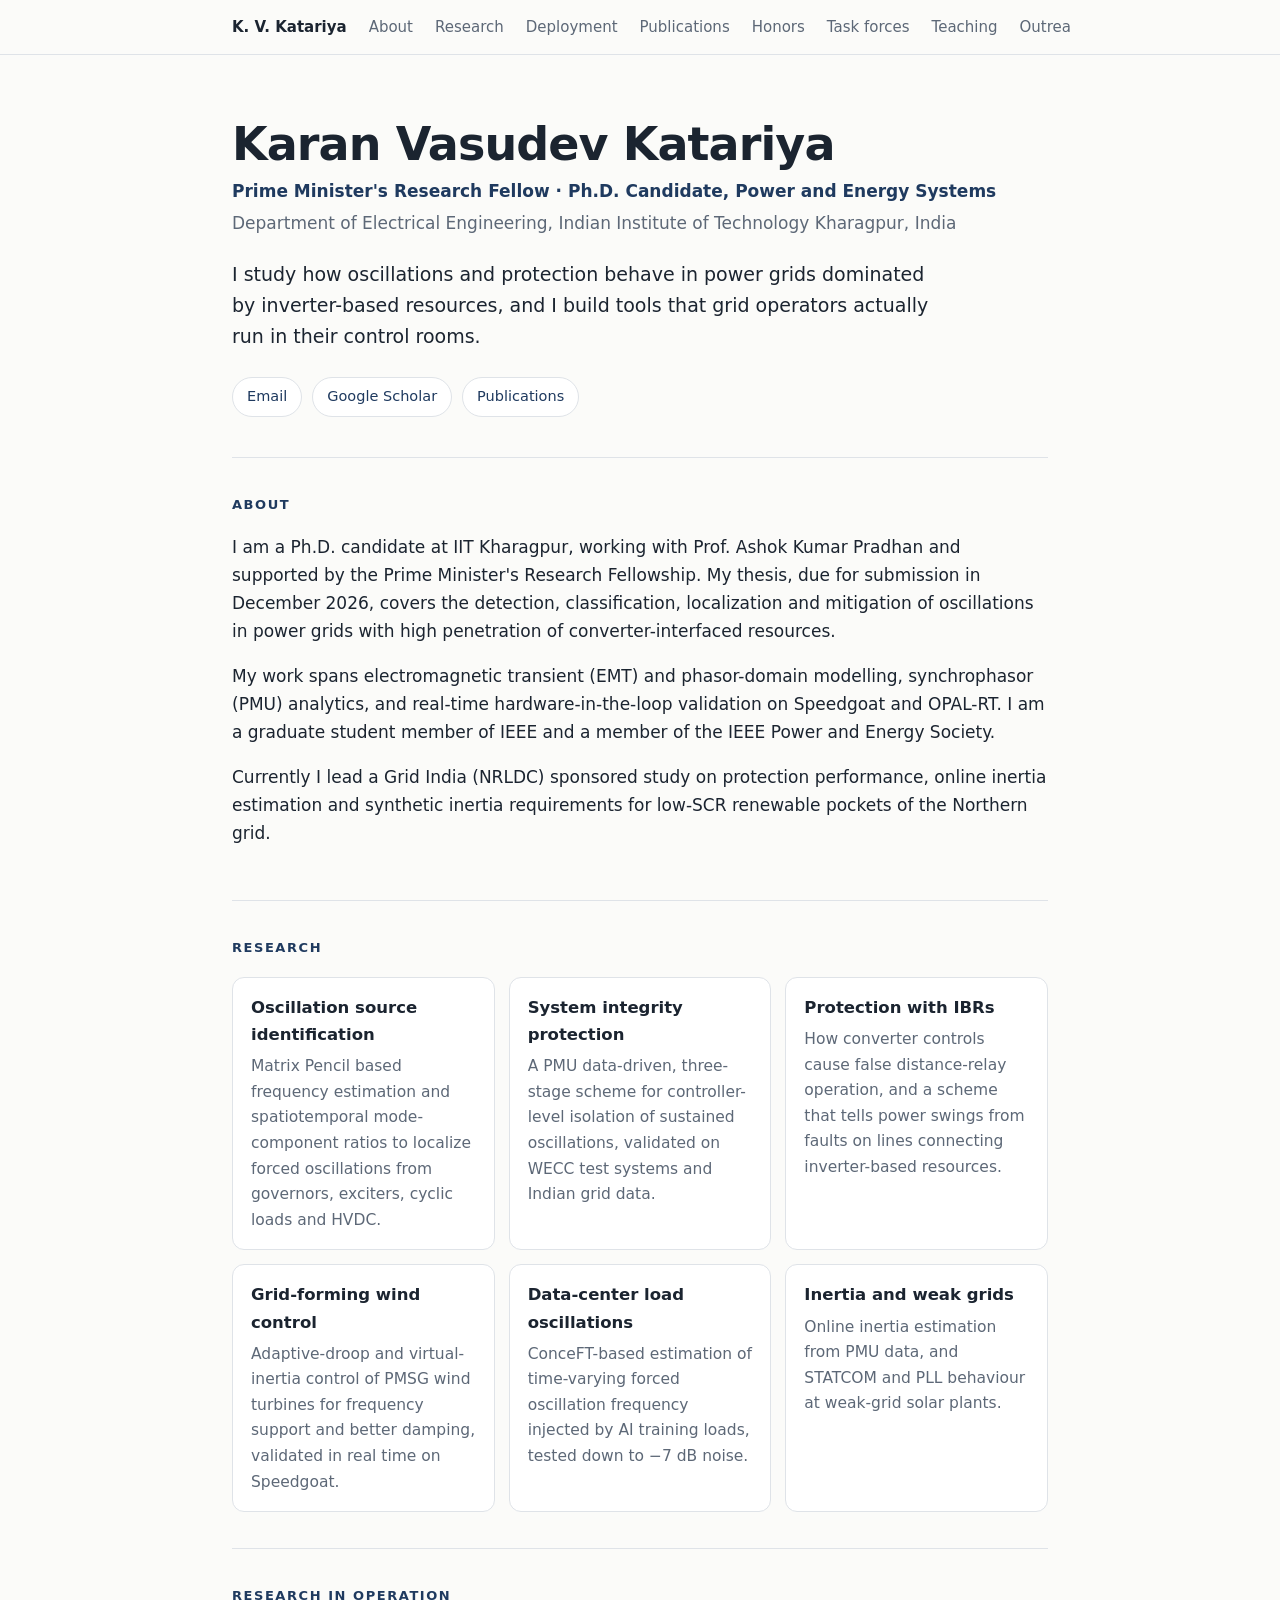
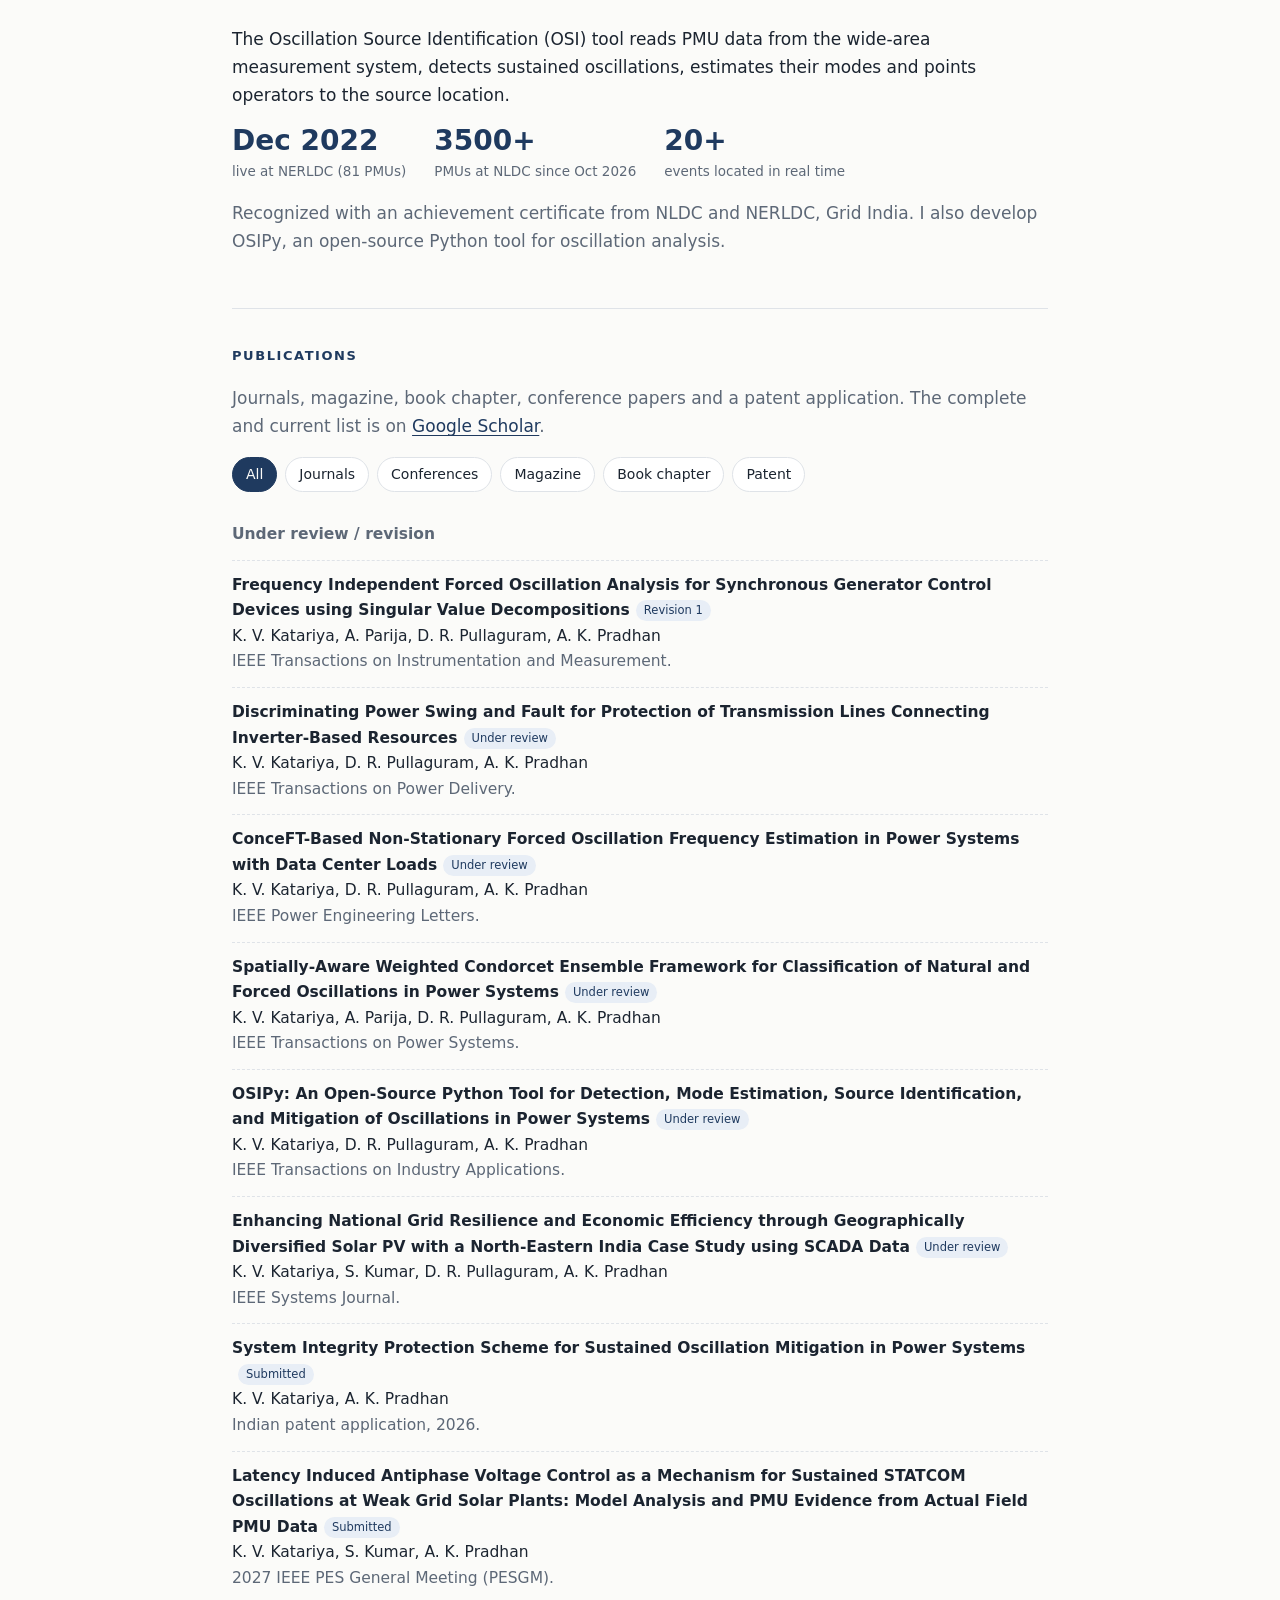
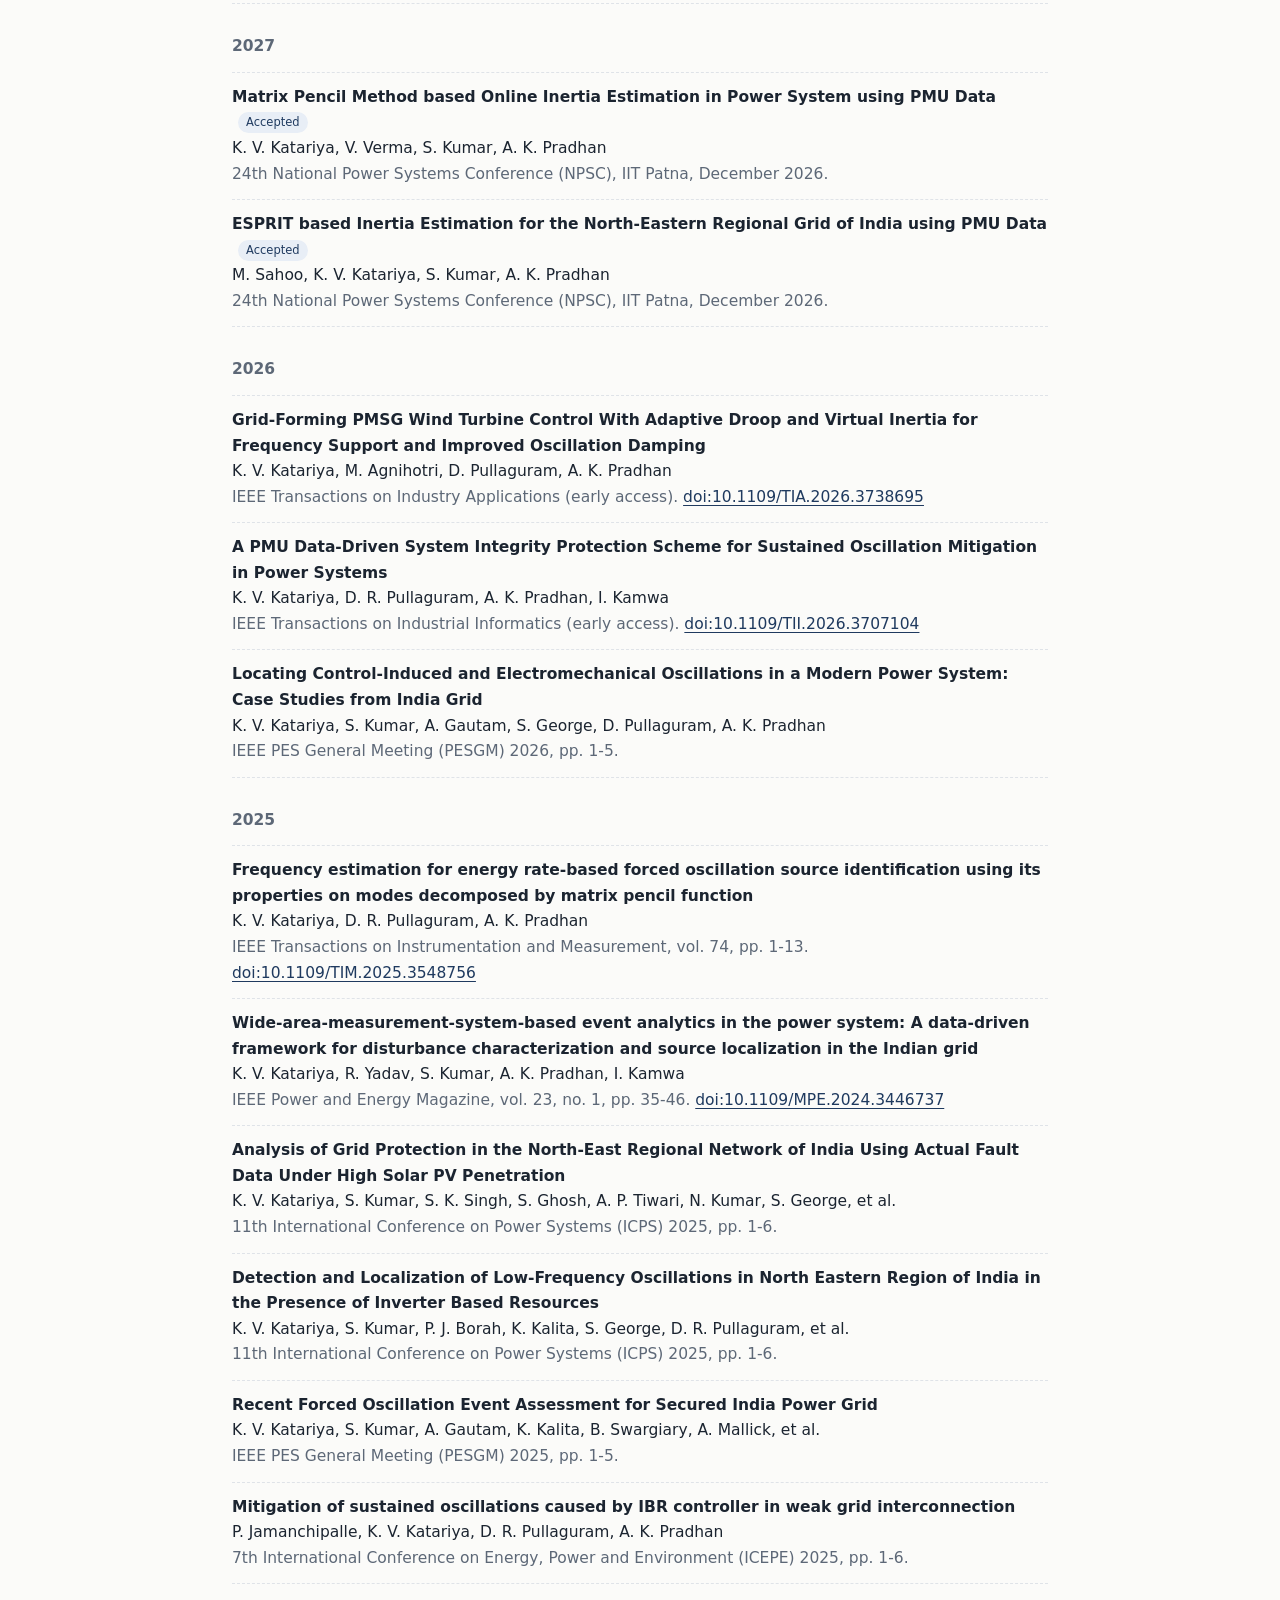
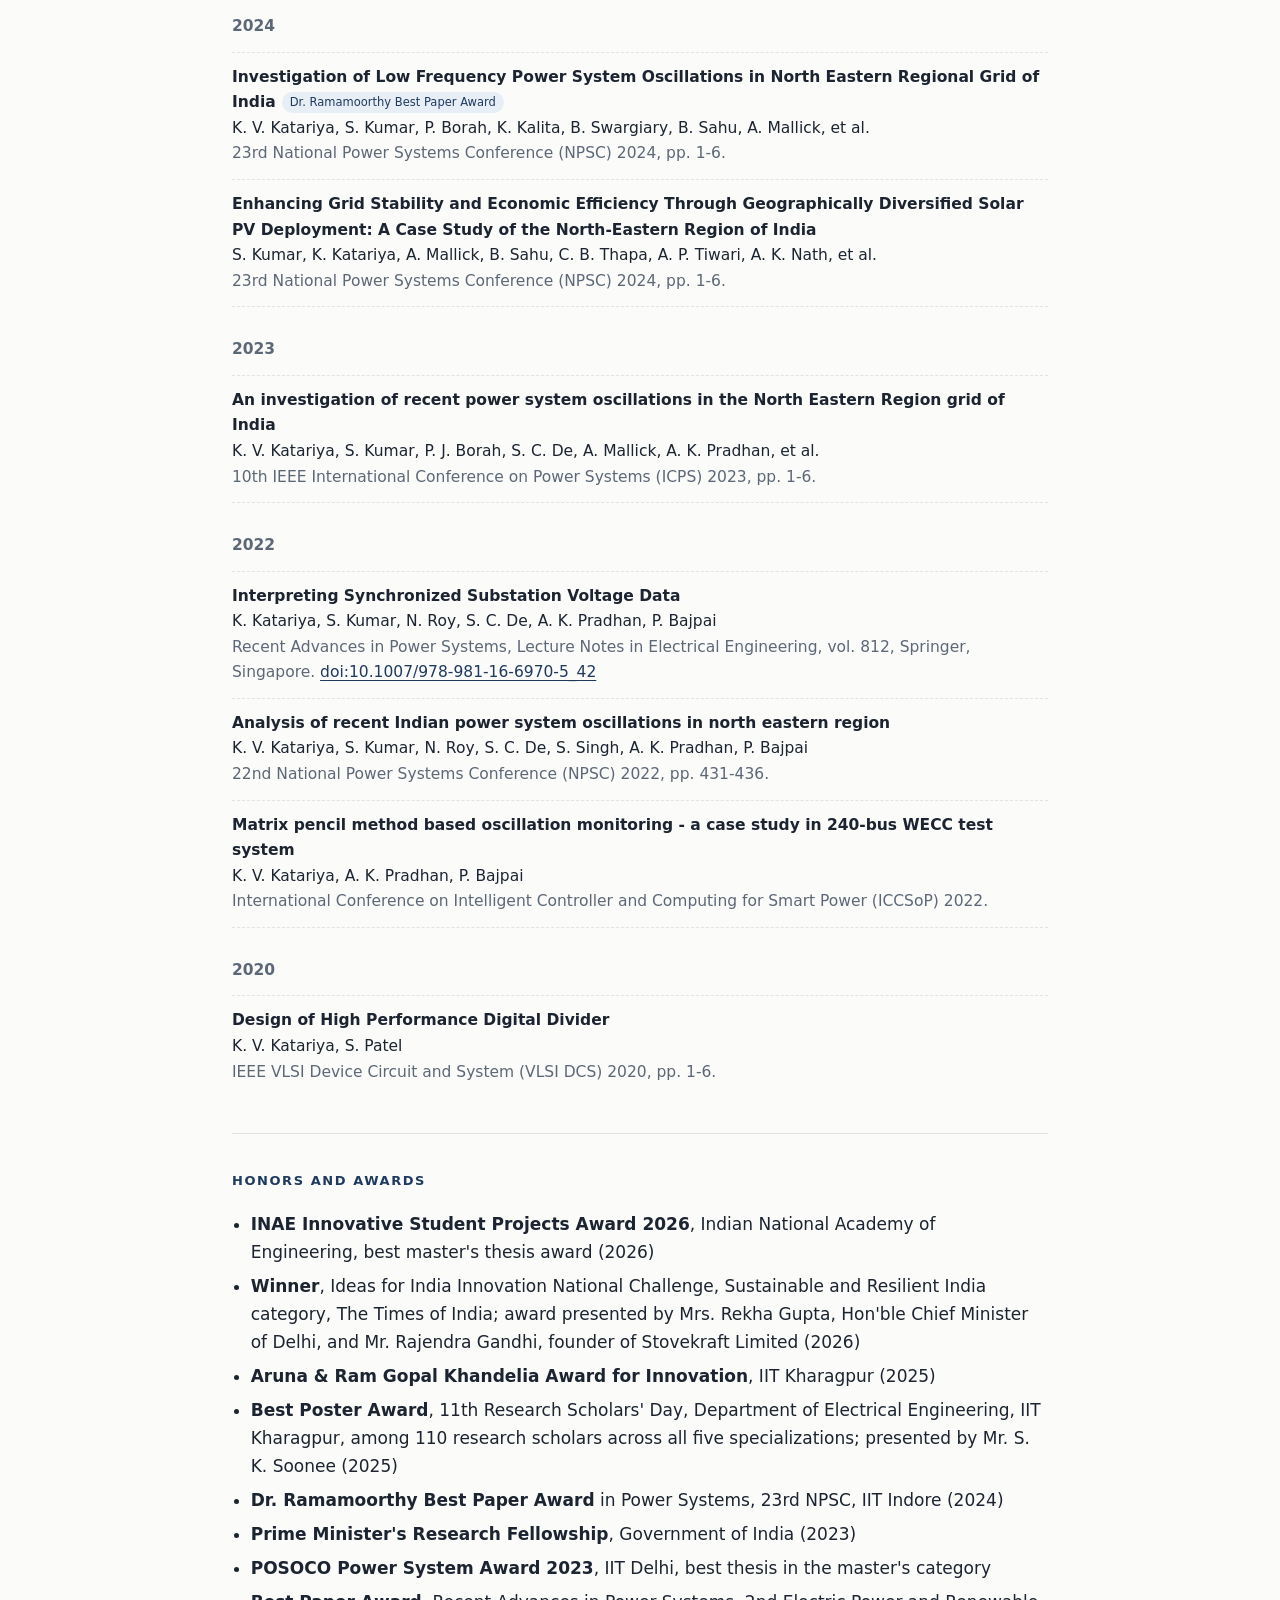
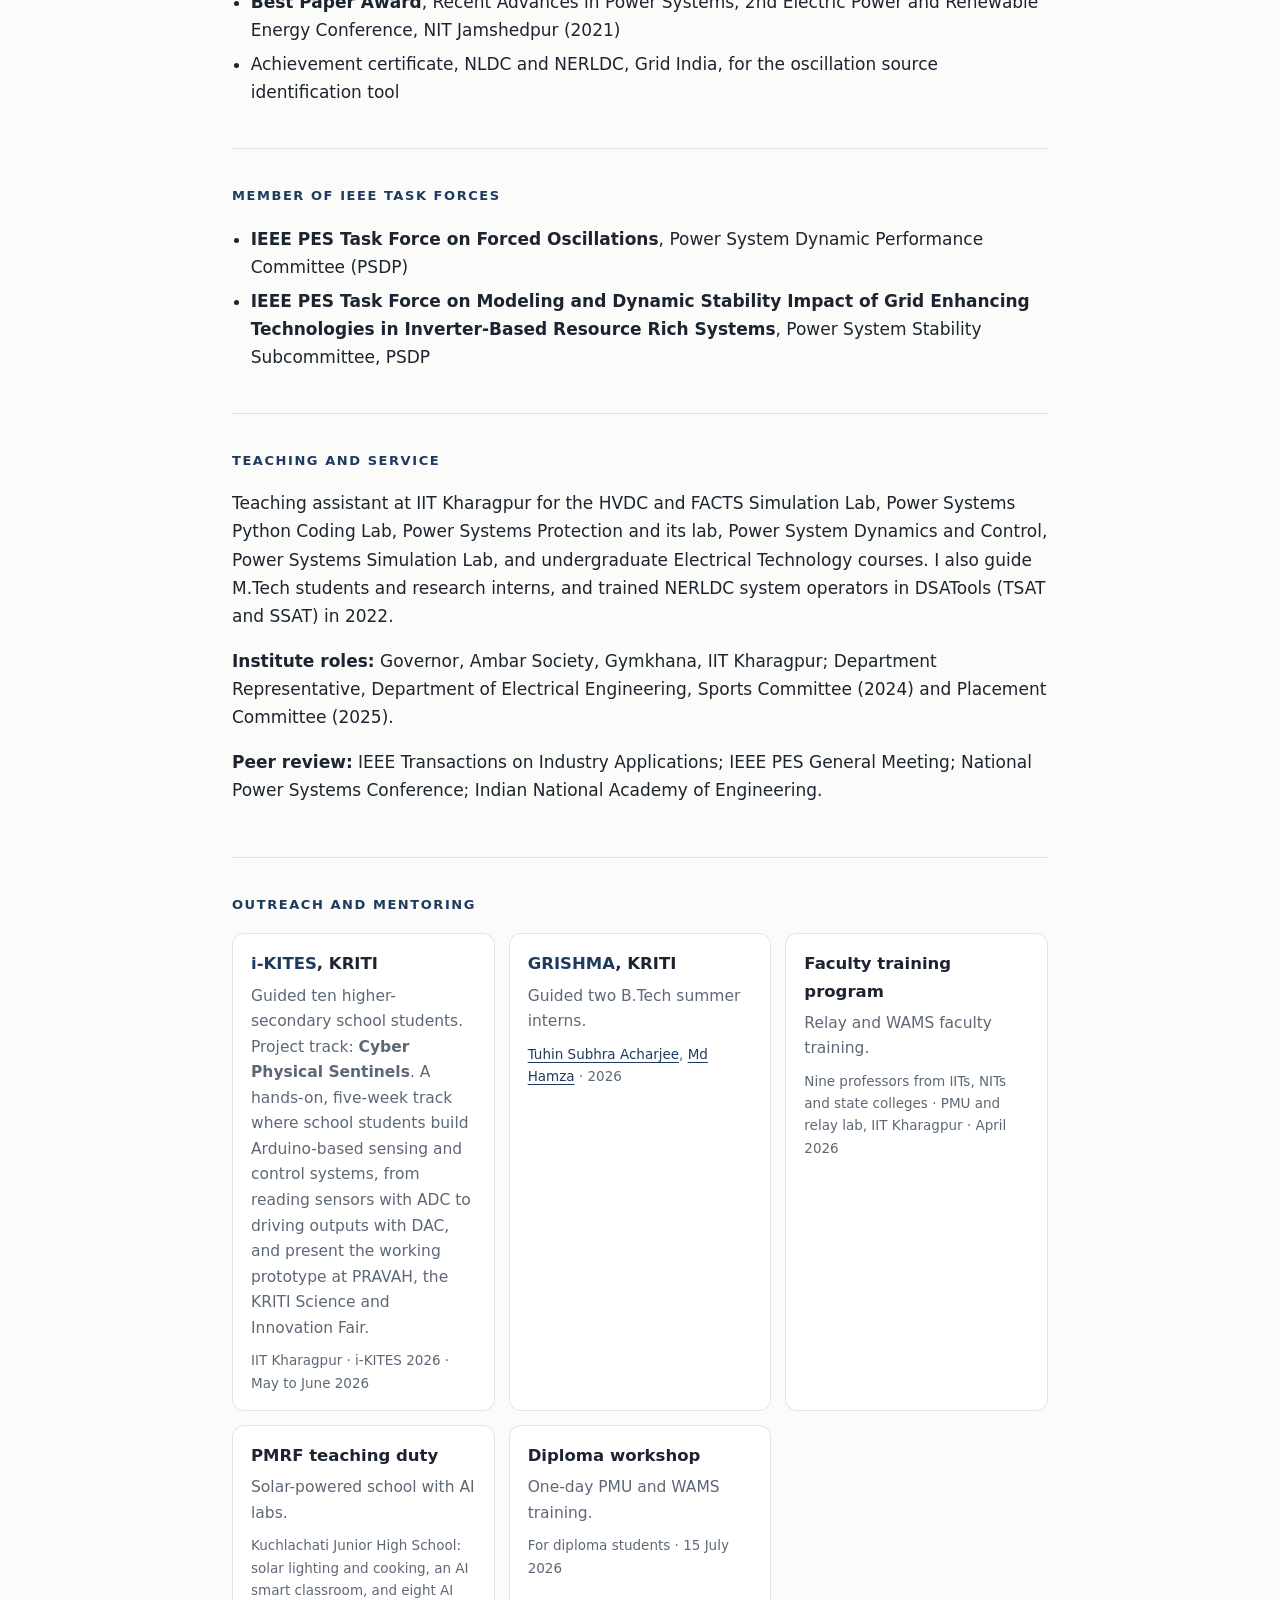
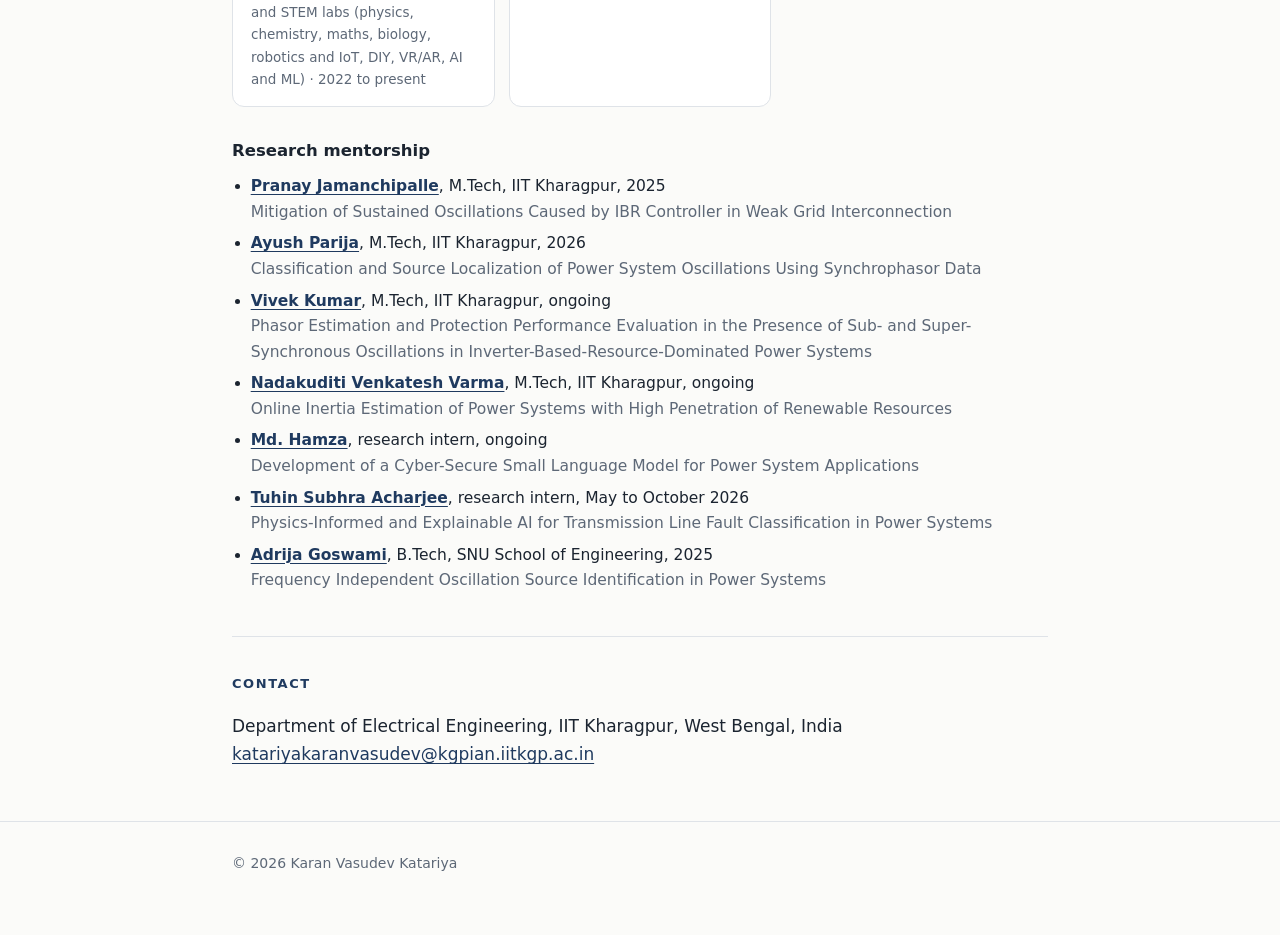
<file: index.html>
<!DOCTYPE html>
<html lang="en">
<head>
  <meta charset="utf-8">
  <meta name="viewport" content="width=device-width, initial-scale=1">
  <title>Karan Vasudev Katariya | Power Systems Researcher, IIT Kharagpur</title>
  <meta name="description" content="PMRF Ph.D. candidate at IIT Kharagpur working on oscillations, protection and EMT modelling of power grids with high penetration of converter-interfaced resources.">
  <link rel="stylesheet" href="assets/style.css">
</head>
<body>

<nav>
  <div class="wrap">
    <a class="brand" href="#top">K. V. Katariya</a>
    <a href="#about">About</a>
    <a href="#research">Research</a>
    <a href="#deployment">Deployment</a>
    <a href="#publications">Publications</a>
    <a href="#honors">Honors</a>
    <a href="#taskforces">Task forces</a>
    <a href="#teaching">Teaching</a>
    <a href="#outreach">Outreach</a>
    <a href="#contact">Contact</a>
  </div>
</nav>

<main class="wrap" id="top">

  <header class="hero">
    <h1>Karan Vasudev Katariya</h1>
    <p class="role">Prime Minister's Research Fellow &middot; Ph.D. Candidate, Power and Energy Systems</p>
    <p class="aff">Department of Electrical Engineering, Indian Institute of Technology Kharagpur, India</p>
    <p class="lead">I study how oscillations and protection behave in power grids dominated by inverter-based resources, and I build tools that grid operators actually run in their control rooms.</p>
    <div class="links">
      <a href="mailto:katariyakaranvasudev@kgpian.iitkgp.ac.in">Email</a>
      <a href="https://scholar.google.com/citations?user=JeS9tnwAAAAJ&hl=en">Google Scholar</a>
      <a href="#publications">Publications</a>
    </div>
  </header>

  <section id="about">
    <h2>About</h2>
    <p>I am a Ph.D. candidate at IIT Kharagpur, working with Prof. Ashok Kumar Pradhan and supported by the Prime Minister's Research Fellowship. My thesis, due for submission in December 2026, covers the detection, classification, localization and mitigation of oscillations in power grids with high penetration of converter-interfaced resources.</p>
    <p>My work spans electromagnetic transient (EMT) and phasor-domain modelling, synchrophasor (PMU) analytics, and real-time hardware-in-the-loop validation on Speedgoat and OPAL-RT. I am a graduate student member of IEEE and a member of the IEEE Power and Energy Society.</p>
    <p>Currently I lead a Grid India (NRLDC) sponsored study on protection performance, online inertia estimation and synthetic inertia requirements for low-SCR renewable pockets of the Northern grid.</p>
  </section>

  <section id="research">
    <h2>Research</h2>
    <div class="grid">
      <div class="card">
        <h3>Oscillation source identification</h3>
        <p>Matrix Pencil based frequency estimation and spatiotemporal mode-component ratios to localize forced oscillations from governors, exciters, cyclic loads and HVDC.</p>
      </div>
      <div class="card">
        <h3>System integrity protection</h3>
        <p>A PMU data-driven, three-stage scheme for controller-level isolation of sustained oscillations, validated on WECC test systems and Indian grid data.</p>
      </div>
      <div class="card">
        <h3>Protection with IBRs</h3>
        <p>How converter controls cause false distance-relay operation, and a scheme that tells power swings from faults on lines connecting inverter-based resources.</p>
      </div>
      <div class="card">
        <h3>Grid-forming wind control</h3>
        <p>Adaptive-droop and virtual-inertia control of PMSG wind turbines for frequency support and better damping, validated in real time on Speedgoat.</p>
      </div>
      <div class="card">
        <h3>Data-center load oscillations</h3>
        <p>ConceFT-based estimation of time-varying forced oscillation frequency injected by AI training loads, tested down to &minus;7 dB noise.</p>
      </div>
      <div class="card">
        <h3>Inertia and weak grids</h3>
        <p>Online inertia estimation from PMU data, and STATCOM and PLL behaviour at weak-grid solar plants.</p>
      </div>
    </div>
  </section>

  <section id="deployment">
    <h2>Research in operation</h2>
    <p>The Oscillation Source Identification (OSI) tool reads PMU data from the wide-area measurement system, detects sustained oscillations, estimates their modes and points operators to the source location.</p>
    <div class="stats">
      <div class="stat"><b>Dec 2022</b><span>live at NERLDC (81 PMUs)</span></div>
      <div class="stat"><b>3500+</b><span>PMUs at NLDC since Oct 2026</span></div>
      <div class="stat"><b>20+</b><span>events located in real time</span></div>
    </div>
    <p class="muted" style="margin-top:14px">Recognized with an achievement certificate from NLDC and NERLDC, Grid India. I also develop OSIPy, an open-source Python tool for oscillation analysis.</p>
  </section>

  <section id="publications">
    <h2>Publications</h2>
    <p class="muted">Journals, magazine, book chapter, conference papers and a patent application. The complete and current list is on <a href="https://scholar.google.com/citations?user=JeS9tnwAAAAJ&hl=en">Google Scholar</a>.</p>
    <div class="filters" id="pub-filters" role="group" aria-label="Filter publications"></div>
    <ul class="pubs" id="pub-list"></ul>
    <noscript><p>Please enable JavaScript to see the publication list, or visit Google Scholar.</p></noscript>
  </section>

  <section id="honors">
    <h2>Honors and awards</h2>
    <ul class="clean">
      <li><b>INAE Innovative Student Projects Award 2026</b>, Indian National Academy of Engineering, best master's thesis award (2026)</li>
      <li><b>Winner</b>, Ideas for India Innovation National Challenge, Sustainable and Resilient India category, The Times of India; award presented by Mrs. Rekha Gupta, Hon'ble Chief Minister of Delhi, and Mr. Rajendra Gandhi, founder of Stovekraft Limited (2026)</li>
      <li><b>Aruna &amp; Ram Gopal Khandelia Award for Innovation</b>, IIT Kharagpur (2025)</li>
      <li><b>Best Poster Award</b>, 11th Research Scholars' Day, Department of Electrical Engineering, IIT Kharagpur, among 110 research scholars across all five specializations; presented by Mr. S. K. Soonee (2025)</li>
      <li><b>Dr. Ramamoorthy Best Paper Award</b> in Power Systems, 23rd NPSC, IIT Indore (2024)</li>
      <li><b>Prime Minister's Research Fellowship</b>, Government of India (2023)</li>
      <li><b>POSOCO Power System Award 2023</b>, IIT Delhi, best thesis in the master's category</li>
      <li><b>Best Paper Award</b>, Recent Advances in Power Systems, 2nd Electric Power and Renewable Energy Conference, NIT Jamshedpur (2021)</li>
      <li>Achievement certificate, NLDC and NERLDC, Grid India, for the oscillation source identification tool</li>
    </ul>
  </section>

  <section id="taskforces">
    <h2>Member of IEEE task forces</h2>
    <ul class="clean">
      <li><b>IEEE PES Task Force on Forced Oscillations</b>, Power System Dynamic Performance Committee (PSDP)</li>
      <li><b>IEEE PES Task Force on Modeling and Dynamic Stability Impact of Grid Enhancing Technologies in Inverter-Based Resource Rich Systems</b>, Power System Stability Subcommittee, PSDP</li>
    </ul>
  </section>

  <section id="teaching">
    <h2>Teaching and service</h2>
    <p>Teaching assistant at IIT Kharagpur for the HVDC and FACTS Simulation Lab, Power Systems Python Coding Lab, Power Systems Protection and its lab, Power System Dynamics and Control, Power Systems Simulation Lab, and undergraduate Electrical Technology courses. I also guide M.Tech students and research interns, and trained NERLDC system operators in DSATools (TSAT and SSAT) in 2022.</p>
    <p><b>Institute roles:</b> Governor, Ambar Society, Gymkhana, IIT Kharagpur; Department Representative, Department of Electrical Engineering, Sports Committee (2024) and Placement Committee (2025).</p>
    <p><b>Peer review:</b> IEEE Transactions on Industry Applications; IEEE PES General Meeting; National Power Systems Conference; Indian National Academy of Engineering.</p>
  </section>

  <section id="outreach">
    <h2>Outreach and mentoring</h2>
    <div class="grid">
      <div class="card">
        <h3><a href="https://kriti.iitkgp.ac.in/programs/i-kites">i-KITES</a>, KRITI</h3>
        <p>Guided ten higher-secondary school students.</p>
        <p>Project track: <strong>Cyber Physical Sentinels</strong>. A hands-on, five-week track where school students build Arduino-based sensing and control systems, from reading sensors with ADC to driving outputs with DAC, and present the working prototype at PRAVAH, the KRITI Science and Innovation Fair.</p>
        <p class="meta">IIT Kharagpur · i-KITES 2026 · May to June 2026</p>
      </div>
      <div class="card">
        <h3><a href="https://kriti.iitkgp.ac.in/programs/grishma">GRISHMA</a>, KRITI</h3>
        <p>Guided two B.Tech summer interns.</p>
        <p class="meta"><a href="https://in.linkedin.com/in/tuhin-subhra-acharjee-6a3b2636b">Tuhin Subhra Acharjee</a>, <a href="https://www.linkedin.com/in/mohdhamza43210/">Md Hamza</a> &middot; 2026</p>
      </div>
      <div class="card">
        <h3>Faculty training program</h3>
        <p>Relay and WAMS faculty training.</p>
        <p class="meta">Nine professors from IITs, NITs and state colleges &middot; PMU and relay lab, IIT Kharagpur &middot; April 2026</p>
      </div>
      <div class="card">
        <h3>PMRF teaching duty</h3>
        <p>Solar-powered school with AI labs.</p>
        <p class="meta">Kuchlachati Junior High School: solar lighting and cooking, an AI smart classroom, and eight AI and STEM labs (physics, chemistry, maths, biology, robotics and IoT, DIY, VR/AR, AI and ML) &middot; 2022 to present</p>
      </div>
      <div class="card">
        <h3>Diploma workshop</h3>
        <p>One-day PMU and WAMS training.</p>
        <p class="meta">For diploma students &middot; 15 July 2026</p>
      </div>
    </div>

    <h3 class="sub">Research mentorship</h3>
    <ul class="clean mentees">
      <li><b><a href="https://www.linkedin.com/in/pranay-jamanchipalle-a45320210/">Pranay Jamanchipalle</a></b>, M.Tech, IIT Kharagpur, 2025<br>
        <span class="muted">Mitigation of Sustained Oscillations Caused by IBR Controller in Weak Grid Interconnection</span></li>
      <li><b><a href="https://www.linkedin.com/in/ayushparija/">Ayush Parija</a></b>, M.Tech, IIT Kharagpur, 2026<br>
        <span class="muted">Classification and Source Localization of Power System Oscillations Using Synchrophasor Data</span></li>
      <li><b><a href="https://www.linkedin.com/in/vivek-kumar-59024a358">Vivek Kumar</a></b>, M.Tech, IIT Kharagpur, ongoing<br>
        <span class="muted">Phasor Estimation and Protection Performance Evaluation in the Presence of Sub- and Super-Synchronous Oscillations in Inverter-Based-Resource-Dominated Power Systems</span></li>
      <li><b><a href="https://www.linkedin.com/in/nadakuditi-venkatesh-varma-8306752b1/">Nadakuditi Venkatesh Varma</a></b>, M.Tech, IIT Kharagpur, ongoing<br>
        <span class="muted">Online Inertia Estimation of Power Systems with High Penetration of Renewable Resources</span></li>
      <li><b><a href="https://www.linkedin.com/in/mohdhamza43210/">Md. Hamza</a></b>, research intern, ongoing<br>
        <span class="muted">Development of a Cyber-Secure Small Language Model for Power System Applications</span></li>
      <li><b><a href="https://in.linkedin.com/in/tuhin-subhra-acharjee-6a3b2636b">Tuhin Subhra Acharjee</a></b>, research intern, May to October 2026<br>
        <span class="muted">Physics-Informed and Explainable AI for Transmission Line Fault Classification in Power Systems</span></li>
      <li><b><a href="https://www.linkedin.com/in/ag153/">Adrija Goswami</a></b>, B.Tech, SNU School of Engineering, 2025<br>
        <span class="muted">Frequency Independent Oscillation Source Identification in Power Systems</span></li>
    </ul>
  </section>

  <section id="contact">
    <h2>Contact</h2>
    <p>Department of Electrical Engineering, IIT Kharagpur, West Bengal, India<br>
    <a href="mailto:katariyakaranvasudev@kgpian.iitkgp.ac.in">katariyakaranvasudev@kgpian.iitkgp.ac.in</a></p>
  </section>

</main>

<footer>
  <div class="wrap">&copy; <span id="yr">2026</span> Karan Vasudev Katariya</div>
</footer>

<script src="data/publications.js"></script>
<script src="assets/site.js"></script>
<script>document.getElementById("yr").textContent = new Date().getFullYear();</script>
</body>
</html>
</file>
<file: assets/style.css>
:root {
  --bg: #fbfbf9;
  --ink: #1b2430;
  --muted: #5d6877;
  --accent: #1f3a5f;
  --accent-soft: #e8eef6;
  --line: #dfe3e8;
  --card: #ffffff;
  --max: 860px;
}
@media (prefers-color-scheme: dark) {
  :root {
    --bg: #12171d;
    --ink: #e6eaf0;
    --muted: #9aa5b4;
    --accent: #8fb4e8;
    --accent-soft: #1b2635;
    --line: #2a3441;
    --card: #181f28;
  }
}
* { box-sizing: border-box; }
html { scroll-behavior: smooth; }
body {
  margin: 0;
  background: var(--bg);
  color: var(--ink);
  font: 17px/1.65 "Inter", system-ui, -apple-system, "Segoe UI", Roboto, sans-serif;
}
a { color: var(--accent); text-decoration-thickness: 1px; text-underline-offset: 3px; }
a:hover { text-decoration-thickness: 2px; }
.wrap { max-width: var(--max); margin: 0 auto; padding: 0 22px; }

/* nav */
nav {
  position: sticky; top: 0; z-index: 10;
  background: color-mix(in srgb, var(--bg) 88%, transparent);
  backdrop-filter: blur(8px);
  border-bottom: 1px solid var(--line);
}
nav .wrap { display: flex; gap: 22px; align-items: center; height: 54px; overflow-x: auto; white-space: nowrap; }
nav .brand { font-weight: 700; margin-right: auto; color: var(--ink); text-decoration: none; }
nav a { font-size: 15px; text-decoration: none; color: var(--muted); }
nav a:hover { color: var(--accent); }

/* hero */
header.hero { padding: 64px 0 40px; }
.hero h1 { font-size: clamp(32px, 6vw, 46px); line-height: 1.12; margin: 0 0 6px; letter-spacing: -0.02em; }
.hero .role { color: var(--accent); font-weight: 600; margin: 0 0 4px; }
.hero .aff { color: var(--muted); margin: 0 0 22px; }
.hero p.lead { font-size: 19px; max-width: 700px; margin: 0 0 24px; }
.links { display: flex; flex-wrap: wrap; gap: 10px; }
.links a {
  display: inline-block; padding: 7px 14px; border: 1px solid var(--line);
  border-radius: 999px; font-size: 14.5px; text-decoration: none; background: var(--card);
}
.links a:hover { border-color: var(--accent); }

/* sections */
section { padding: 36px 0; border-top: 1px solid var(--line); }
section h2 {
  font-size: 13px; letter-spacing: 0.12em; text-transform: uppercase;
  color: var(--accent); margin: 0 0 18px;
}
.grid { display: grid; gap: 14px; grid-template-columns: repeat(auto-fit, minmax(250px, 1fr)); }
.card { background: var(--card); border: 1px solid var(--line); border-radius: 12px; padding: 16px 18px; }
.card h3 { margin: 0 0 6px; font-size: 16.5px; }
.card p { margin: 0; font-size: 15.5px; color: var(--muted); }

h3.sub { font-size: 16.5px; margin: 30px 0 10px; }
.mentees li { margin: 10px 0; font-size: 15.5px; }
.card .meta { margin-top: 8px; font-size: 13.5px; }
.card h3 a { text-decoration: none; }
.card h3 a:hover { text-decoration: underline; }

.stats { display: flex; flex-wrap: wrap; gap: 28px; margin: 6px 0 0; }
.stat b { display: block; font-size: 28px; color: var(--accent); line-height: 1.1; }
.stat span { font-size: 13.5px; color: var(--muted); }

/* publications */
.filters { display: flex; flex-wrap: wrap; gap: 8px; margin-bottom: 14px; }
.filters button {
  font: inherit; font-size: 14px; padding: 5px 13px; border-radius: 999px;
  border: 1px solid var(--line); background: var(--card); color: var(--ink); cursor: pointer;
}
.filters button[aria-pressed="true"] { background: var(--accent); color: var(--bg); border-color: var(--accent); }
.pubs { list-style: none; margin: 0; padding: 0; }
.pubs li { padding: 12px 0; border-bottom: 1px dashed var(--line); font-size: 15.5px; }
.pubs li:last-child { border-bottom: 0; }
.pubs .t { font-weight: 600; }
.pubs .m { color: var(--muted); }
.tag {
  display: inline-block; font-size: 11.5px; padding: 1px 8px; border-radius: 999px;
  background: var(--accent-soft); color: var(--accent); margin-left: 6px; vertical-align: 1px;
}
.yearhead { margin: 18px 0 0; font-weight: 700; color: var(--muted); font-size: 14px; }

ul.clean { margin: 0; padding-left: 1.1em; }
ul.clean li { margin: 6px 0; }
.muted { color: var(--muted); }
footer { padding: 30px 0 60px; color: var(--muted); font-size: 14px; border-top: 1px solid var(--line); }
</file>
